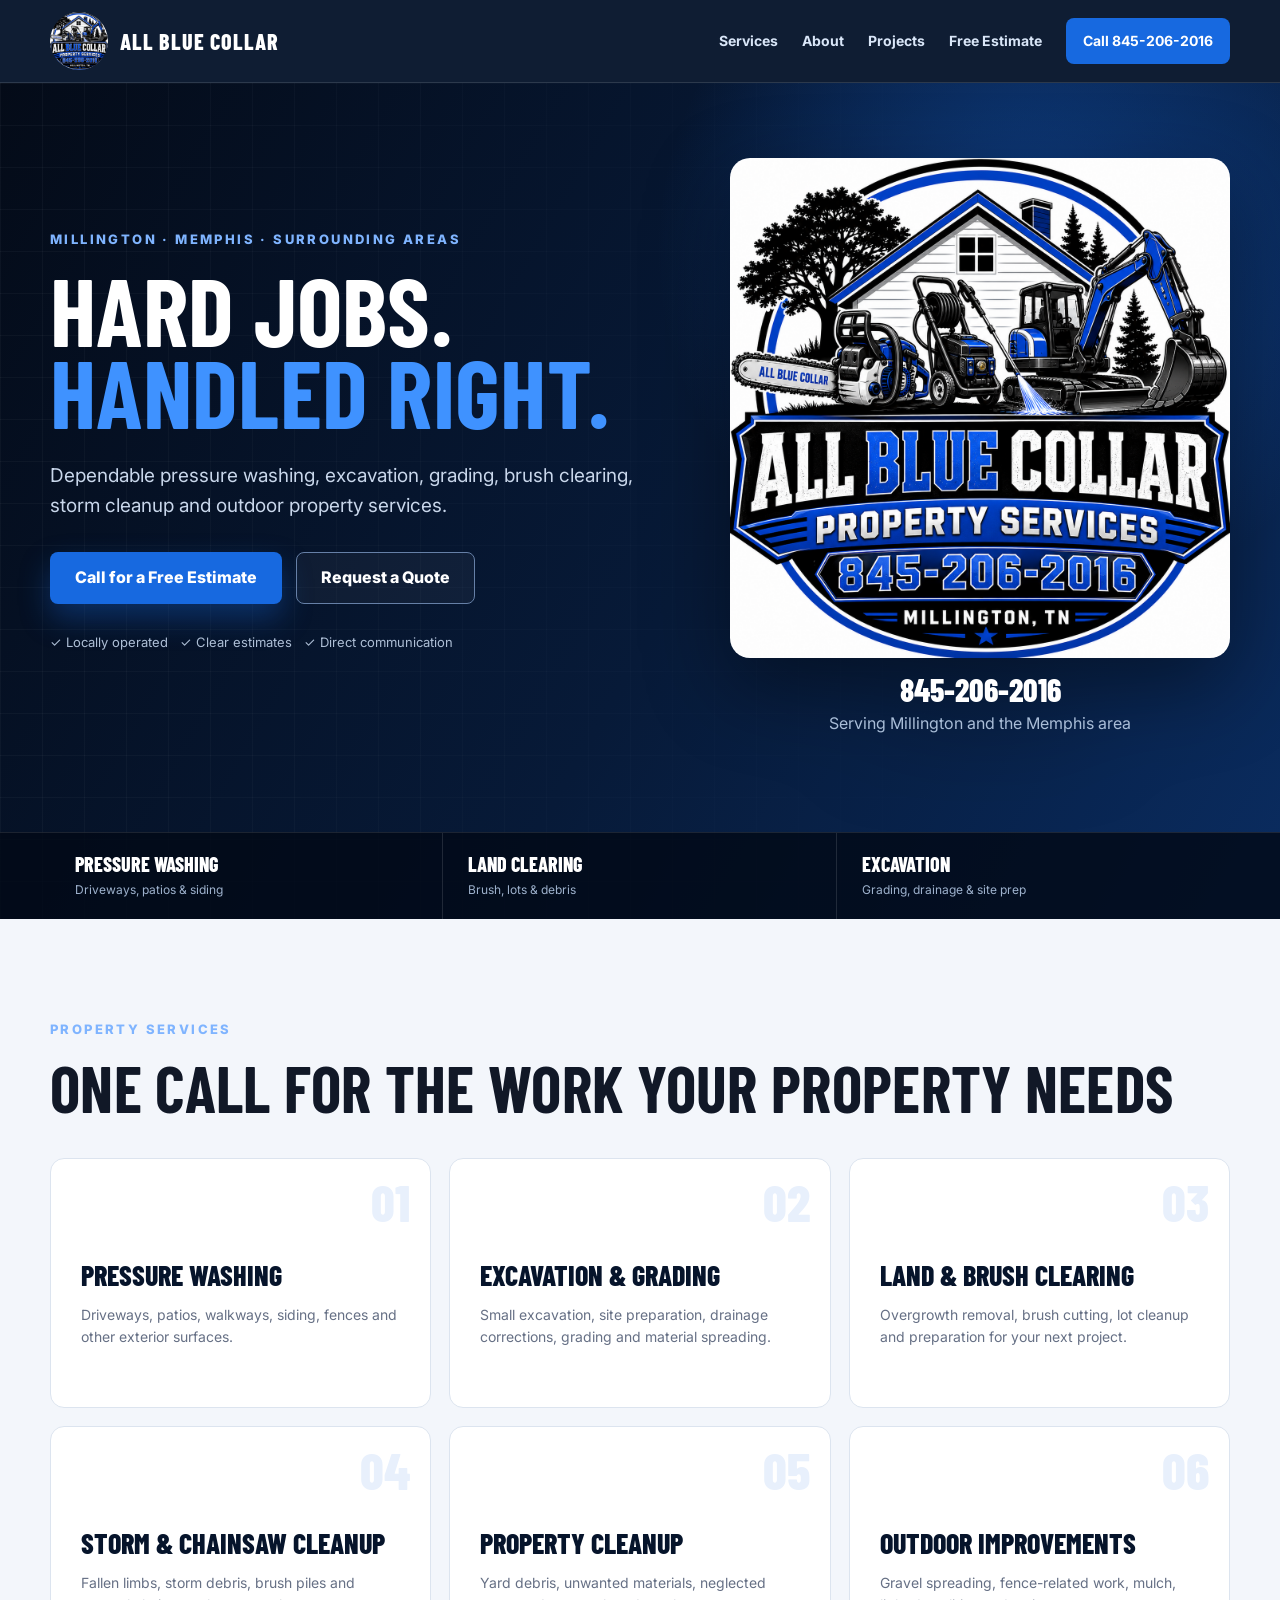
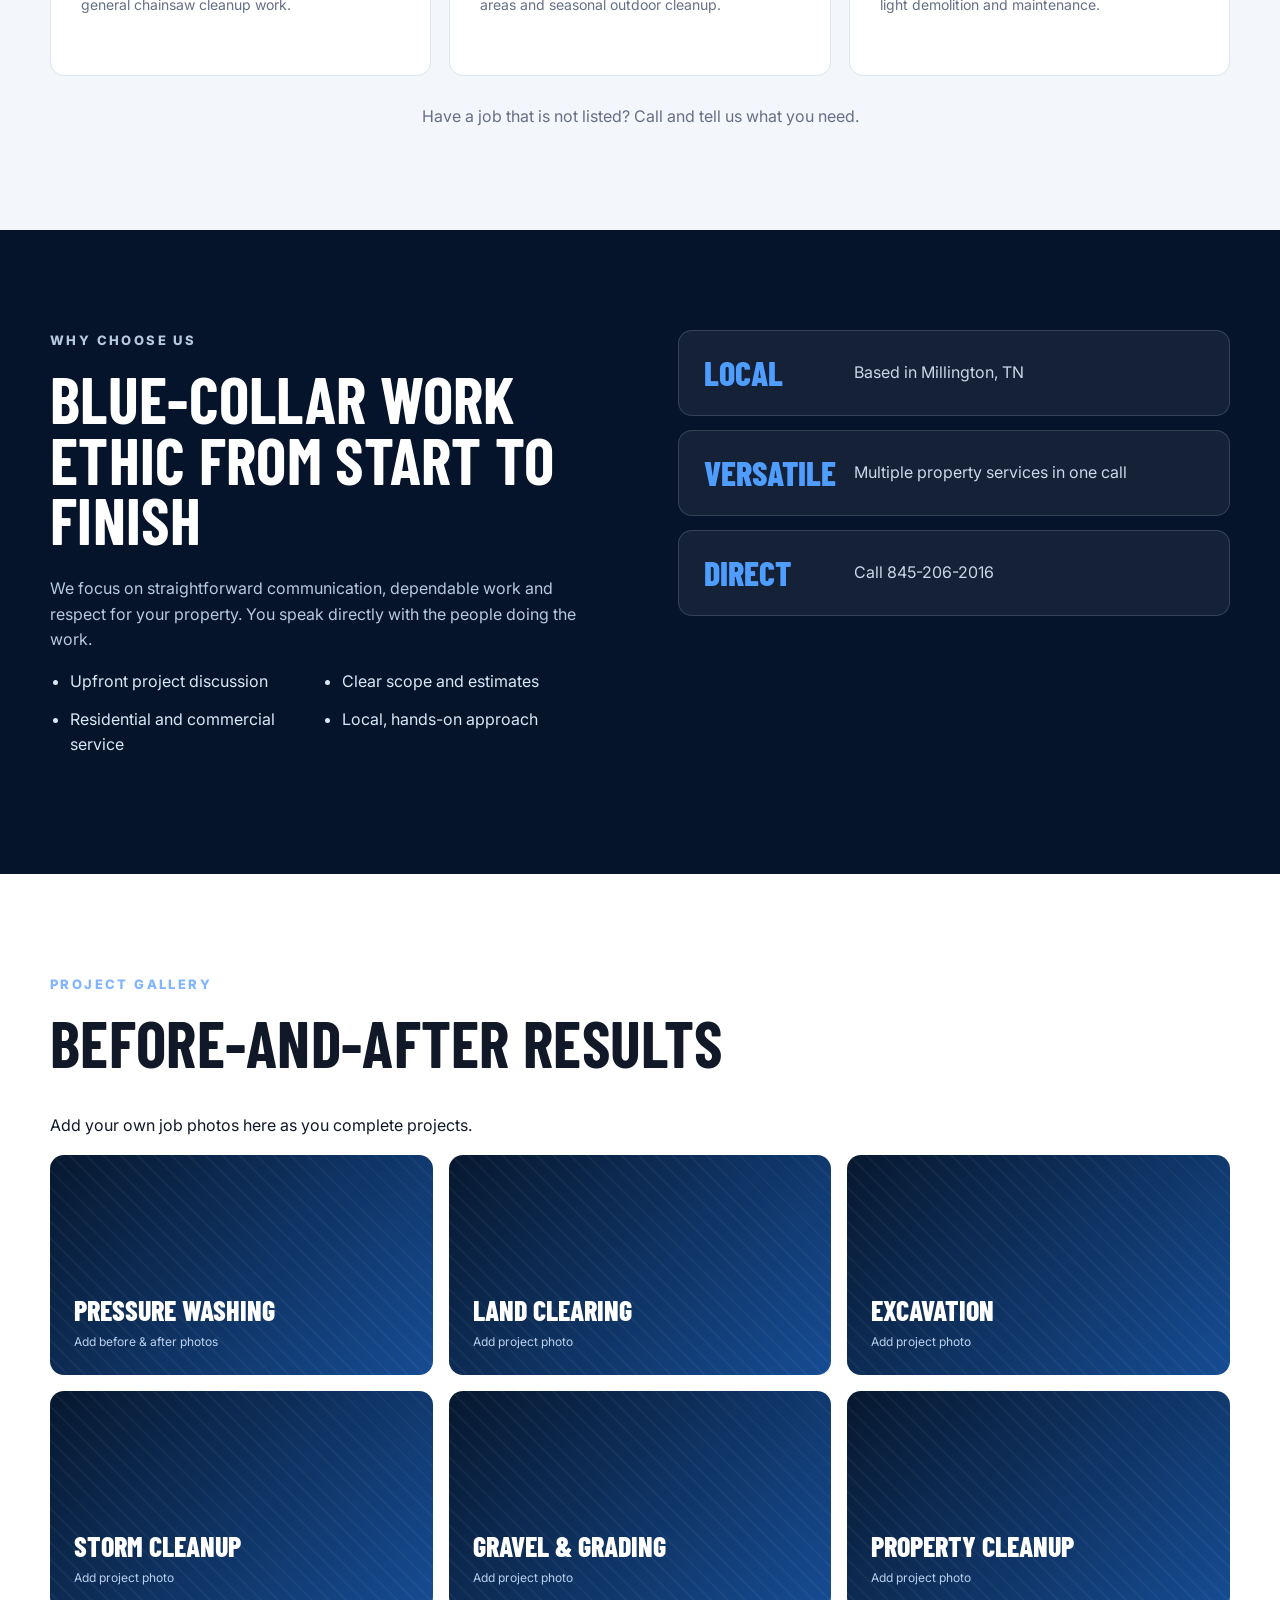
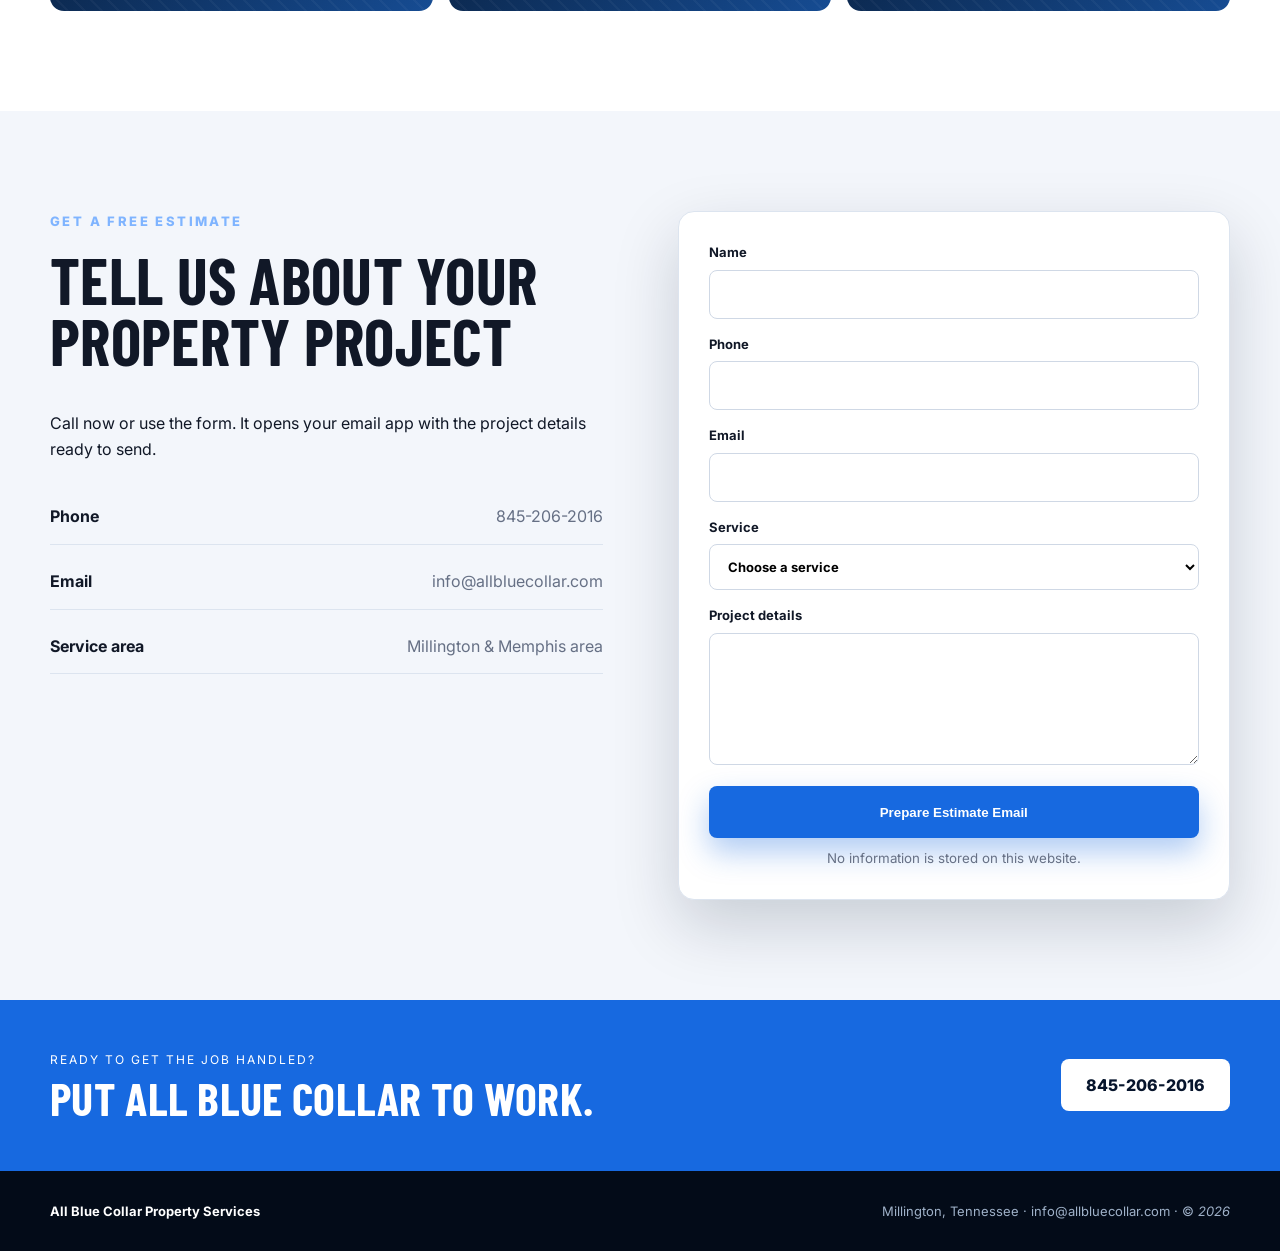
<file: all-blue-collar-fixed/index.html>
<!doctype html><html lang="en"><head><meta charset="utf-8"><meta name="viewport" content="width=device-width,initial-scale=1"><meta name="description" content="All Blue Collar Property Services in Millington, Tennessee. Pressure washing, excavation, grading, land clearing and property cleanup."><meta name="theme-color" content="#07152d"><title>All Blue Collar Property Services | Millington, TN</title><link rel="preconnect" href="https://fonts.googleapis.com"><link rel="preconnect" href="https://fonts.gstatic.com" crossorigin><link href="https://fonts.googleapis.com/css2?family=Barlow+Condensed:wght@600;700;800&family=Inter:wght@400;500;600;700&display=swap" rel="stylesheet"><link rel="stylesheet" href="styles.css"></head><body>
<header><div class="wrap nav"><a class="brand" href="#home"><img src="assets/logo.png" alt="All Blue Collar Property Services logo"><span>All Blue Collar</span></a><button id="menu">Menu</button><nav id="nav"><a href="#services">Services</a><a href="#about">About</a><a href="#gallery">Projects</a><a href="#contact">Free Estimate</a><a class="call" href="tel:+18452062016">Call 845-206-2016</a></nav></div></header>
<main><section id="home" class="hero"><div class="wrap hero-grid"><div><p class="eyebrow">Millington · Memphis · Surrounding Areas</p><h1>Hard jobs.<br><em>Handled right.</em></h1><p class="lead">Dependable pressure washing, excavation, grading, brush clearing, storm cleanup and outdoor property services.</p><div class="actions"><a class="btn primary" href="tel:+18452062016">Call for a Free Estimate</a><a class="btn outline" href="#contact">Request a Quote</a></div><p class="trust">✓ Locally operated &nbsp; ✓ Clear estimates &nbsp; ✓ Direct communication</p></div><div class="logo-card"><img src="assets/logo.png" alt="All Blue Collar equipment logo"><a href="tel:+18452062016">845-206-2016</a><p>Serving Millington and the Memphis area</p></div></div><div class="service-strip"><div class="wrap"><span><b>Pressure Washing</b> Driveways, patios & siding</span><span><b>Land Clearing</b> Brush, lots & debris</span><span><b>Excavation</b> Grading, drainage & site prep</span></div></div></section>
<section id="services" class="section light"><div class="wrap"><p class="eyebrow">Property services</p><h2>One call for the work your property needs</h2><div class="cards"><article><b>01</b><h3>Pressure Washing</h3><p>Driveways, patios, walkways, siding, fences and other exterior surfaces.</p></article><article><b>02</b><h3>Excavation & Grading</h3><p>Small excavation, site preparation, drainage corrections, grading and material spreading.</p></article><article><b>03</b><h3>Land & Brush Clearing</h3><p>Overgrowth removal, brush cutting, lot cleanup and preparation for your next project.</p></article><article><b>04</b><h3>Storm & Chainsaw Cleanup</h3><p>Fallen limbs, storm debris, brush piles and general chainsaw cleanup work.</p></article><article><b>05</b><h3>Property Cleanup</h3><p>Yard debris, unwanted materials, neglected areas and seasonal outdoor cleanup.</p></article><article><b>06</b><h3>Outdoor Improvements</h3><p>Gravel spreading, fence-related work, mulch, light demolition and maintenance.</p></article></div><p class="note">Have a job that is not listed? Call and tell us what you need.</p></div></section>
<section id="about" class="section dark"><div class="wrap two"><div><p class="eyebrow">Why choose us</p><h2>Blue-collar work ethic from start to finish</h2><p>We focus on straightforward communication, dependable work and respect for your property. You speak directly with the people doing the work.</p><ul><li>Upfront project discussion</li><li>Clear scope and estimates</li><li>Residential and commercial service</li><li>Local, hands-on approach</li></ul></div><div class="stats"><div><strong>LOCAL</strong><span>Based in Millington, TN</span></div><div><strong>VERSATILE</strong><span>Multiple property services in one call</span></div><div><strong>DIRECT</strong><span>Call 845-206-2016</span></div></div></div></section>
<section id="gallery" class="section"><div class="wrap"><p class="eyebrow">Project gallery</p><h2>Before-and-after results</h2><p>Add your own job photos here as you complete projects.</p><div class="gallery"><div><b>Pressure Washing</b><span>Add before & after photos</span></div><div><b>Land Clearing</b><span>Add project photo</span></div><div><b>Excavation</b><span>Add project photo</span></div><div><b>Storm Cleanup</b><span>Add project photo</span></div><div><b>Gravel & Grading</b><span>Add project photo</span></div><div><b>Property Cleanup</b><span>Add project photo</span></div></div></div></section>
<section id="contact" class="section light"><div class="wrap two"><div><p class="eyebrow">Get a free estimate</p><h2>Tell us about your property project</h2><p>Call now or use the form. It opens your email app with the project details ready to send.</p><div class="contact"><a href="tel:+18452062016"><strong>Phone</strong><span>845-206-2016</span></a><a href="mailto:info@allbluecollar.com"><strong>Email</strong><span>info@allbluecollar.com</span></a><div><strong>Service area</strong><span>Millington & Memphis area</span></div></div></div><form id="form"><label>Name<input name="name" required></label><label>Phone<input name="phone" type="tel" required></label><label>Email<input name="email" type="email"></label><label>Service<select name="service" required><option value="">Choose a service</option><option>Pressure washing</option><option>Excavation or grading</option><option>Land or brush clearing</option><option>Storm or chainsaw cleanup</option><option>Property cleanup</option><option>Outdoor improvement</option><option>Other</option></select></label><label>Project details<textarea name="details" rows="5" required></textarea></label><button class="btn primary" type="submit">Prepare Estimate Email</button><small>No information is stored on this website.</small></form></div></section>
<section class="cta"><div class="wrap"><div><p>Ready to get the job handled?</p><h2>Put All Blue Collar to work.</h2></div><a class="btn white" href="tel:+18452062016">845-206-2016</a></div></section></main>
<footer><div class="wrap"><strong>All Blue Collar Property Services</strong><span>Millington, Tennessee · <a href="mailto:info@allbluecollar.com">info@allbluecollar.com</a> · © <i id="year"></i></span></div></footer><a class="mobile" href="tel:+18452062016">Call Now · 845-206-2016</a><script src="script.js"></script></body></html>
</file>
<file: all-blue-collar-fixed/styles.css>
:root{--navy:#06142b;--navy2:#0b2a5b;--blue:#1769e0;--blue2:#3f92ff;--white:#fff;--off:#f3f6fb;--ink:#111827;--muted:#667085;--line:#dce4ef;--shadow:0 25px 65px rgba(6,20,43,.18)}*{box-sizing:border-box}html{scroll-behavior:smooth}body{margin:0;font-family:Inter,Arial,sans-serif;color:var(--ink);line-height:1.6}a{text-decoration:none;color:inherit}img{max-width:100%;display:block}.wrap{width:min(1180px,calc(100% - 40px));margin:auto}header{position:sticky;top:0;z-index:50;background:rgba(6,20,43,.96);backdrop-filter:blur(12px);border-bottom:1px solid rgba(255,255,255,.12)}.nav{min-height:82px;display:flex;align-items:center;justify-content:space-between;gap:25px}.brand{display:flex;align-items:center;gap:12px;color:#fff;font:800 22px/1 "Barlow Condensed",sans-serif;text-transform:uppercase;letter-spacing:1px}.brand img{width:58px;height:58px;object-fit:cover;border-radius:50%;background:#fff}.nav nav{display:flex;align-items:center;gap:24px;color:#d9e6f8;font-weight:700;font-size:14px}.nav nav a:hover{color:#fff}.call{padding:12px 17px;background:var(--blue);border-radius:8px;color:#fff!important}#menu{display:none;background:transparent;color:#fff;border:1px solid #6680a7;border-radius:7px;padding:9px 13px}.hero{position:relative;overflow:hidden;background:radial-gradient(circle at 80% 20%,rgba(23,105,224,.45),transparent 30%),linear-gradient(120deg,#040b18,#071a38 55%,#0a2c60);color:#fff}.hero:before{content:"";position:absolute;inset:0;background:linear-gradient(rgba(255,255,255,.035) 1px,transparent 1px),linear-gradient(90deg,rgba(255,255,255,.035) 1px,transparent 1px);background-size:42px 42px;mask-image:linear-gradient(to right,#000,transparent 85%)}.hero-grid{position:relative;display:grid;grid-template-columns:1.05fr .95fr;align-items:center;gap:50px;min-height:650px;padding:75px 0 95px}.eyebrow{margin:0 0 18px;color:#7fb4ff;text-transform:uppercase;letter-spacing:2.4px;font-weight:800;font-size:13px}.hero h1,.section h2,.cta h2{font-family:"Barlow Condensed",sans-serif;text-transform:uppercase;letter-spacing:.3px}.hero h1{font-size:clamp(60px,7.5vw,108px);line-height:.86;margin:0 0 28px}.hero h1 em{font-style:normal;color:var(--blue2)}.lead{font-size:19px;color:#c9d7eb;max-width:680px;margin:0 0 30px}.actions{display:flex;gap:14px;flex-wrap:wrap}.btn{display:inline-flex;align-items:center;justify-content:center;min-height:52px;padding:0 24px;border-radius:8px;font-weight:800;border:1px solid transparent;cursor:pointer;transition:.2s}.btn:hover{transform:translateY(-2px)}.primary{background:var(--blue);color:#fff;box-shadow:0 14px 30px rgba(23,105,224,.34)}.outline{border-color:#6680a7;color:#fff;background:rgba(255,255,255,.04)}.white{background:#fff;color:var(--navy)}.trust{margin-top:28px;color:#aebfd6;font-size:13px}.logo-card{justify-self:end;width:min(500px,100%);text-align:center;filter:drop-shadow(0 28px 42px rgba(0,0,0,.42))}.logo-card img{border-radius:20px}.logo-card a{display:block;font:800 32px/1 "Barlow Condensed",sans-serif;margin-top:15px;color:#fff}.logo-card p{margin:6px 0 0;color:#a9bdd7}.service-strip{position:relative;background:rgba(2,9,22,.82);border-top:1px solid rgba(255,255,255,.1)}.service-strip .wrap{display:grid;grid-template-columns:repeat(3,1fr)}.service-strip span{padding:20px 25px;border-right:1px solid rgba(255,255,255,.12);font-size:12px;color:#9eb2cd}.service-strip span:last-child{border-right:0}.service-strip b{display:block;font:800 20px/1.1 "Barlow Condensed",sans-serif;text-transform:uppercase;color:#fff;margin-bottom:5px}.section{padding:100px 0}.section h2{font-size:clamp(44px,5vw,70px);line-height:.95;margin:0 0 40px}.light{background:var(--off)}.cards{display:grid;grid-template-columns:repeat(3,1fr);gap:18px}.cards article{position:relative;background:#fff;border:1px solid var(--line);border-radius:14px;padding:30px;min-height:250px;transition:.2s;overflow:hidden}.cards article:hover{transform:translateY(-5px);box-shadow:var(--shadow)}.cards article>b{position:absolute;right:20px;top:16px;font:800 52px/1 "Barlow Condensed",sans-serif;color:#e8f0fc}.cards h3{font:800 28px/1.05 "Barlow Condensed",sans-serif;text-transform:uppercase;margin:72px 0 13px;color:var(--navy)}.cards p{color:var(--muted);font-size:14px;margin:0}.note{text-align:center;color:var(--muted);margin:28px 0 0}.dark{background:var(--navy);color:#fff}.two{display:grid;grid-template-columns:1fr 1fr;gap:75px;align-items:start}.dark h2{margin-bottom:25px}.dark p{color:#b8c8dd}.dark ul{padding-left:20px;display:grid;grid-template-columns:1fr 1fr;gap:12px;color:#dbe7f7}.stats{display:grid;gap:14px}.stats div{display:grid;grid-template-columns:150px 1fr;align-items:center;padding:25px;background:rgba(255,255,255,.06);border:1px solid rgba(255,255,255,.14);border-radius:14px}.stats strong{font:800 34px/1 "Barlow Condensed",sans-serif;color:#4f9dff}.stats span{color:#c9d7e8}.gallery{display:grid;grid-template-columns:repeat(3,1fr);gap:16px}.gallery div{min-height:220px;border-radius:14px;padding:24px;display:flex;flex-direction:column;justify-content:flex-end;color:#fff;background:linear-gradient(135deg,#07182f,#164c93);position:relative;overflow:hidden}.gallery div:before{content:"";position:absolute;inset:0;background:repeating-linear-gradient(45deg,rgba(255,255,255,.035) 0 2px,transparent 2px 12px)}.gallery b,.gallery span{position:relative}.gallery b{font:800 28px/1 "Barlow Condensed",sans-serif;text-transform:uppercase}.gallery span{font-size:12px;color:#bad0ed;margin-top:8px}.contact{display:grid;gap:10px;margin-top:28px}.contact>*{display:flex;justify-content:space-between;gap:20px;padding:14px 0;border-bottom:1px solid var(--line)}.contact span{text-align:right;color:var(--muted)}form{background:#fff;border:1px solid var(--line);padding:30px;border-radius:16px;box-shadow:var(--shadow)}label{display:block;font-weight:700;font-size:13px;margin-bottom:15px}input,select,textarea{width:100%;margin-top:7px;padding:13px 14px;border:1px solid #cfd8e5;border-radius:8px;font:inherit;background:#fff}textarea{resize:vertical}form .btn{width:100%}form small{display:block;text-align:center;margin-top:10px;color:var(--muted)}.cta{background:var(--blue);color:#fff;padding:50px 0}.cta .wrap{display:flex;align-items:center;justify-content:space-between;gap:30px}.cta p{margin:0;text-transform:uppercase;letter-spacing:2px;font-size:12px}.cta h2{font-size:46px;line-height:1;margin:5px 0 0}footer{background:#030b18;color:#9fb1c8;padding:30px 0;font-size:13px}footer .wrap{display:flex;justify-content:space-between;gap:30px}footer strong{color:#fff}.mobile{display:none}@media(max-width:900px){.hero-grid,.two{grid-template-columns:1fr}.hero-grid{padding:65px 0}.logo-card{justify-self:center;max-width:430px}.service-strip .wrap,.cards,.gallery{grid-template-columns:1fr 1fr}.nav nav{display:none;position:absolute;left:0;right:0;top:82px;background:var(--navy);padding:22px;flex-direction:column;align-items:stretch}.nav nav.open{display:flex}#menu{display:block}.dark ul{grid-template-columns:1fr}.cta .wrap,footer .wrap{align-items:flex-start;flex-direction:column}}@media(max-width:620px){.wrap{width:min(100% - 28px,1180px)}.hero h1{font-size:58px}.hero-grid{min-height:auto}.service-strip .wrap,.cards,.gallery{grid-template-columns:1fr}.service-strip span{border-right:0;border-bottom:1px solid rgba(255,255,255,.1)}.section{padding:75px 0}.section h2{font-size:48px}.stats div{grid-template-columns:1fr;gap:8px}.contact>*{flex-direction:column;gap:3px}.contact span{text-align:left}.mobile{display:block;position:fixed;z-index:60;left:12px;right:12px;bottom:12px;background:var(--blue);color:#fff;text-align:center;padding:13px;border-radius:9px;font-weight:800;box-shadow:0 15px 40px rgba(0,0,0,.35)}body{padding-bottom:65px}}
</file>
